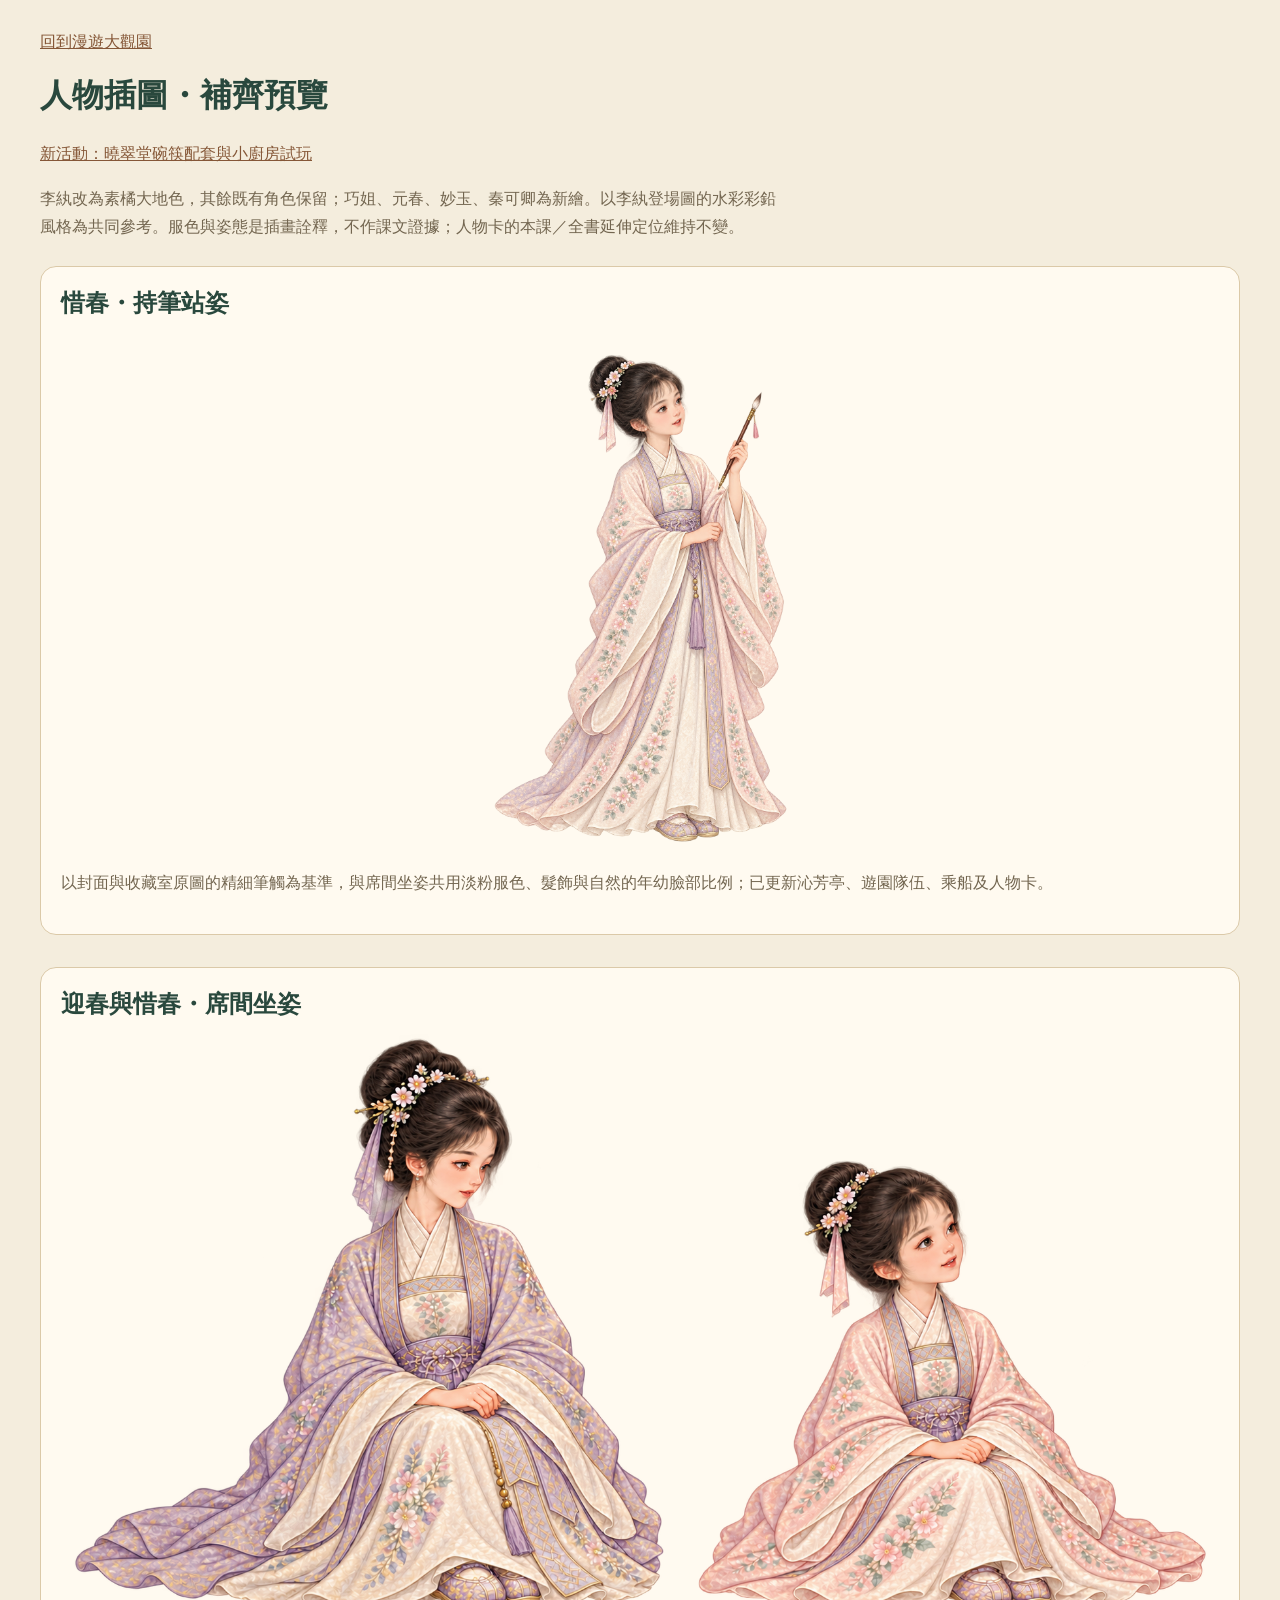
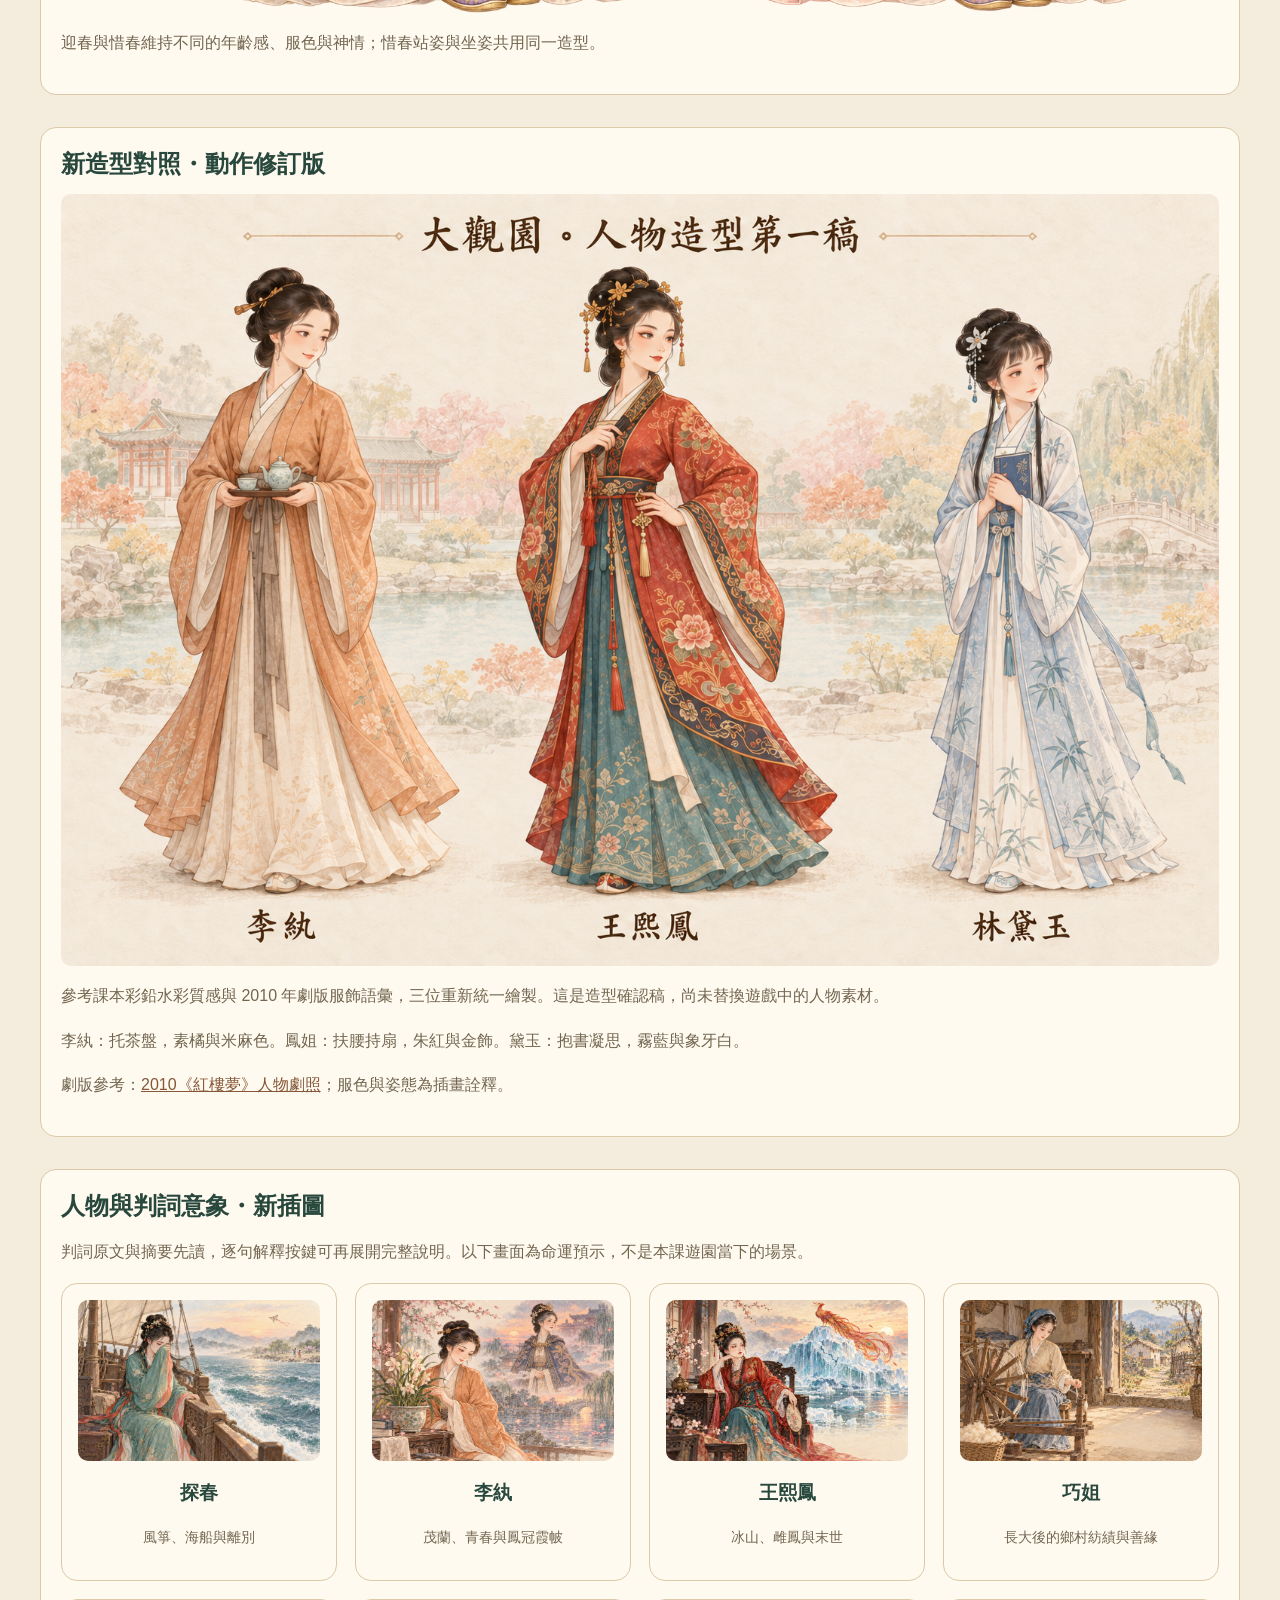
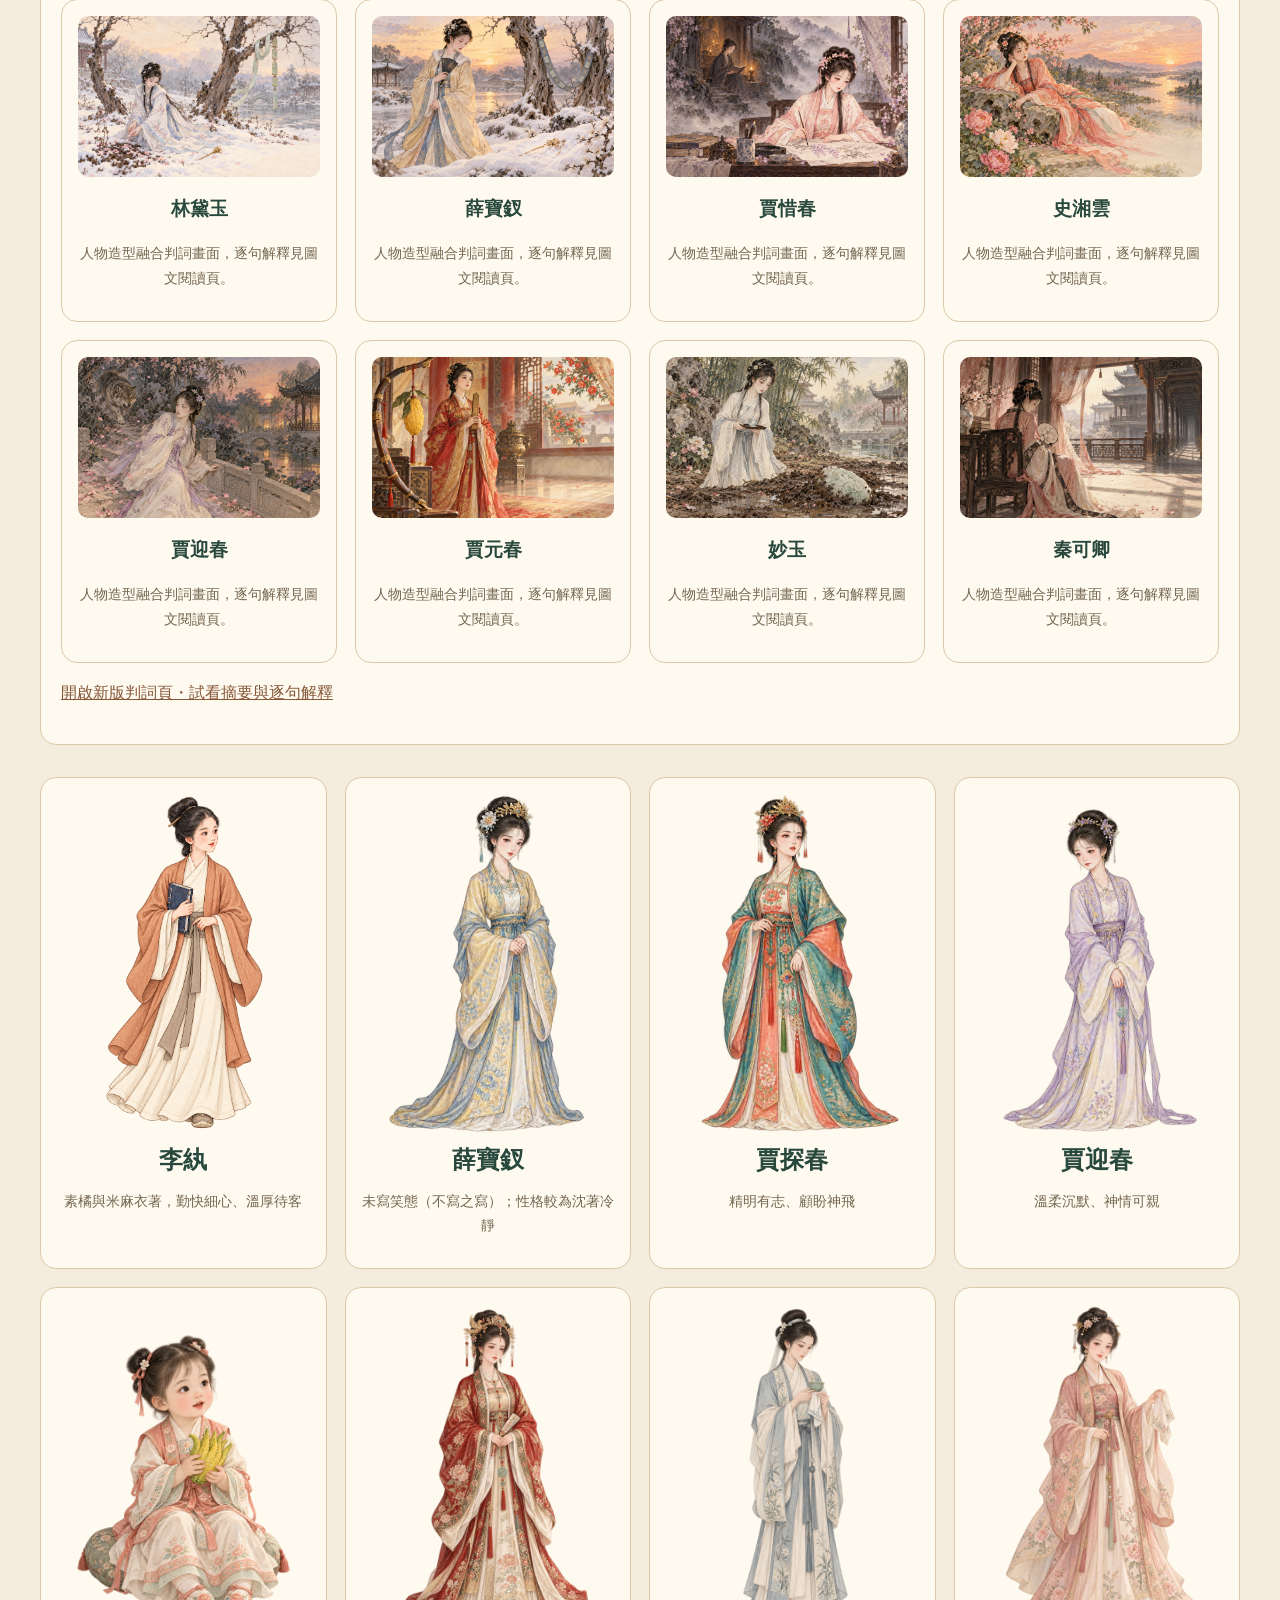
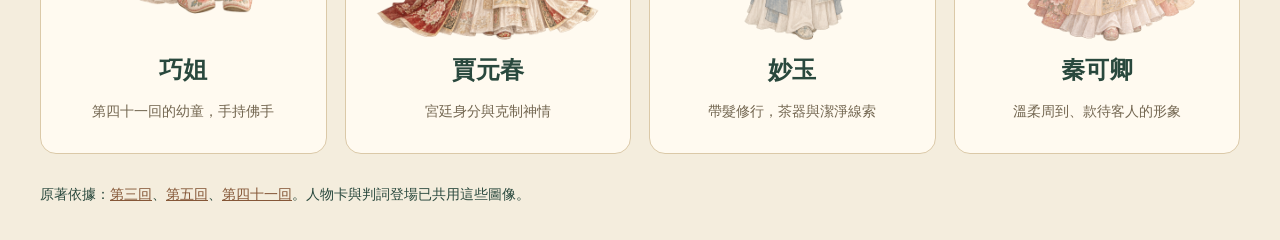
<file: characters-preview.html>
<!doctype html><html lang="zh-Hant"><meta charset="utf-8"><meta name="viewport" content="width=device-width,initial-scale=1"><title>大觀園・人物插圖檢查</title><style>*{box-sizing:border-box}body{margin:0;padding:32px;background:#f4eddd;color:#29483d;font-family:"PingFang TC","Microsoft JhengHei",sans-serif}main{max-width:1200px;margin:auto}h1{font-family:serif;font-size:32px}header p{max-width:750px;line-height:1.8;color:#736650}.grid{display:grid;grid-template-columns:repeat(auto-fit,minmax(240px,1fr));gap:18px}article{padding:16px;border:1px solid #dbc9a8;border-radius:16px;background:#fffaf0;text-align:center}h2{margin:10px;font-family:serif}article p{font-size:14px;line-height:1.7;color:#736650}.art{position:relative;height:340px}.art img{width:100%;height:100%;object-fit:contain}.sheet{position:absolute;top:0;left:50%;transform:translateX(-50%);height:100%;background-size:300% 100%;background-repeat:no-repeat}a{color:#855737}footer{margin-top:28px;font-size:14px;line-height:1.8}.design-board{margin:24px 0 32px;padding:20px;background:#fffaf0;border:1px solid #dbc9a8;border-radius:16px}.design-board img{display:block;width:100%;height:auto;border-radius:10px}.design-board p{line-height:1.8;color:#736650}.design-board h2{margin:0 0 14px}</style><main><header><a href="/">回到漫遊大觀園</a><h1>人物插圖・補齊預覽</h1><p><a href="/banquet-preview">新活動：曉翠堂碗筷配套與小廚房試玩</a></p><p>李紈改為素橘大地色，其餘既有角色保留；巧姐、元春、妙玉、秦可卿為新繪。以李紈登場圖的水彩彩鉛風格為共同參考。服色與姿態是插畫詮釋，不作課文證據；人物卡的本課／全書延伸定位維持不變。</p></header><section class="design-board"><h2>惜春・持筆站姿</h2><img src="/assets/xichun-young-brush-detailed-v2.png" alt="年幼的惜春穿淡粉衣裙，站著拿畫筆" style="max-height:520px;object-fit:contain"><p>以封面與收藏室原圖的精細筆觸為基準，與席間坐姿共用淡粉服色、髮飾與自然的年幼臉部比例；已更新沁芳亭、遊園隊伍、乘船及人物卡。</p></section><section class="design-board"><h2>迎春與惜春・席間坐姿</h2><img src="/assets/banquet-sisters-detailed-v2.png" alt="淡紫衣裙、較成熟的迎春，與淡粉衣裙、較年幼的惜春坐姿對照"><p>迎春與惜春維持不同的年齡感、服色與神情；惜春站姿與坐姿共用同一造型。</p></section><section class="design-board" aria-label="李紈、鳳姐、黛玉造型對照第一稿"><h2>新造型對照・動作修訂版</h2><img src="/assets/character-design-trio-v2.png" alt="由左至右：素橘大地色的李紈、朱紅金飾的王熙鳳、霧藍象牙白衣裙的林黛玉" width="1536" height="1024"><p>參考課本彩鉛水彩質感與 2010 年劇版服飾語彙，三位重新統一繪製。這是造型確認稿，尚未替換遊戲中的人物素材。</p><p>李紈：托茶盤，素橘與米麻色。鳳姐：扶腰持扇，朱紅與金飾。黛玉：抱書凝思，霧藍與象牙白。</p><p>劇版參考：<a href="https://news.sohu.com/20100718/n273576424.shtml" target="_blank" rel="noreferrer">2010《紅樓夢》人物劇照</a>；服色與姿態為插畫詮釋。</p></section><section class="design-board"><h2>人物與判詞意象・新插圖</h2><p>判詞原文與摘要先讀，逐句解釋按鍵可再展開完整說明。以下畫面為命運預示，不是本課遊園當下的場景。</p><div class="grid"><article><img src="/assets/verdict-tanchun-references-v3.png" alt="探春判詞意象插圖" style="width:100%;height:auto;border-radius:10px" loading="lazy"><h3>探春</h3><p>風箏、海船與離別</p></article><article><img src="/assets/verdict-liwan-v2.png" alt="李紈判詞意象插圖" style="width:100%;height:auto;border-radius:10px" loading="lazy"><h3>李紈</h3><p>茂蘭、青春與鳳冠霞帔</p></article><article><img src="/assets/verdict-feng-references-v3.png" alt="王熙鳳判詞意象插圖" style="width:100%;height:auto;border-radius:10px" loading="lazy"><h3>王熙鳳</h3><p>冰山、雌鳳與末世</p></article><article><img src="/assets/verdict-qiaojie-references-v3.png" alt="巧姐判詞意象插圖" style="width:100%;height:auto;border-radius:10px" loading="lazy"><h3>巧姐</h3><p>長大後的鄉村紡績與善緣</p></article><article><img src="/assets/verdict-daiyu-petals-v4.png" alt="林黛玉人物判詞意象" style="width:100%;height:auto;border-radius:10px" loading="lazy"><h3>林黛玉</h3><p>人物造型融合判詞畫面，逐句解釋見圖文閱讀頁。</p></article><article><img src="/assets/verdict-baochai-references-v3.png" alt="薛寶釵人物判詞意象" style="width:100%;height:auto;border-radius:10px" loading="lazy"><h3>薛寶釵</h3><p>人物造型融合判詞畫面，逐句解釋見圖文閱讀頁。</p></article><article><img src="/assets/verdict-xichun-pink-v2.png" alt="賈惜春人物判詞意象" style="width:100%;height:auto;border-radius:10px" loading="lazy"><h3>賈惜春</h3><p>人物造型融合判詞畫面，逐句解釋見圖文閱讀頁。</p></article><article><img src="/assets/verdict-xiangyun-references-v3.png" alt="史湘雲人物判詞意象" style="width:100%;height:auto;border-radius:10px" loading="lazy"><h3>史湘雲</h3><p>人物造型融合判詞畫面，逐句解釋見圖文閱讀頁。</p></article><article><img src="/assets/verdict-yingchun-references-v3.png" alt="賈迎春人物判詞意象" style="width:100%;height:auto;border-radius:10px" loading="lazy"><h3>賈迎春</h3><p>人物造型融合判詞畫面，逐句解釋見圖文閱讀頁。</p></article><article><img src="/assets/verdict-yuanchun-references-v3.png" alt="賈元春人物判詞意象" style="width:100%;height:auto;border-radius:10px" loading="lazy"><h3>賈元春</h3><p>人物造型融合判詞畫面，逐句解釋見圖文閱讀頁。</p></article><article><img src="/assets/verdict-miaoyu-references-v3.png" alt="妙玉人物判詞意象" style="width:100%;height:auto;border-radius:10px" loading="lazy"><h3>妙玉</h3><p>人物造型融合判詞畫面，逐句解釋見圖文閱讀頁。</p></article><article><img src="/assets/verdict-qinkeqing-references-v3.png" alt="秦可卿人物判詞意象" style="width:100%;height:auto;border-radius:10px" loading="lazy"><h3>秦可卿</h3><p>人物造型融合判詞畫面，逐句解釋見圖文閱讀頁。</p></article></div><p><a href="/verdict-preview">開啟新版判詞頁・試看摘要與逐句解釋</a></p></section><section class="grid"><article><div class="art"><span role="img" aria-label="李紈角色插畫" class="sheet" style="background-image:url(/assets/companions-earth-v2.png);background-position:0% center;aspect-ratio:0.54;background-size:277.7778% 100%"></span></div><h2>李紈</h2><p>素橘與米麻衣著，勤快細心、溫厚待客</p></article><article><div class="art"><span role="img" aria-label="薛寶釵角色插畫" class="sheet" style="background-image:url(/assets/banquet-companions.png);background-position:0% center;aspect-ratio:0.685"></span></div><h2>薛寶釵</h2><p>未寫笑態（不寫之寫）；性格較為沈著冷靜</p></article><article><div class="art"><span role="img" aria-label="賈探春角色插畫" class="sheet" style="background-image:url(/assets/banquet-companions.png);background-position:50% center;aspect-ratio:0.685"></span></div><h2>賈探春</h2><p>精明有志、顧盼神飛</p></article><article><div class="art"><span role="img" aria-label="賈迎春角色插畫" class="sheet" style="background-image:url(/assets/banquet-companions.png);background-position:100% center;aspect-ratio:0.685"></span></div><h2>賈迎春</h2><p>溫柔沉默、神情可親</p></article><article><div class="art"><img src="/assets/qiaojie-portrait.png" alt="巧姐角色插畫"></div><h2>巧姐</h2><p>第四十一回的幼童，手持佛手</p></article><article><div class="art"><img src="/assets/yuanchun-portrait.png" alt="賈元春角色插畫"></div><h2>賈元春</h2><p>宮廷身分與克制神情</p></article><article><div class="art"><img src="/assets/miaoyu-portrait.png" alt="妙玉角色插畫"></div><h2>妙玉</h2><p>帶髮修行，茶器與潔淨線索</p></article><article><div class="art"><img src="/assets/qinkeqing-portrait.png" alt="秦可卿角色插畫"></div><h2>秦可卿</h2><p>溫柔周到、款待客人的形象</p></article></section><footer>原著依據：<a href="https://zh.wikisource.org/wiki/紅樓夢/第003回">第三回</a>、<a href="https://zh.wikisource.org/zh-hant/紅樓夢/第005回">第五回</a>、<a href="https://zh.wikisource.org/zh-hant/紅樓夢/第041回">第四十一回</a>。人物卡與判詞登場已共用這些圖像。</footer></main></html>
</file>
